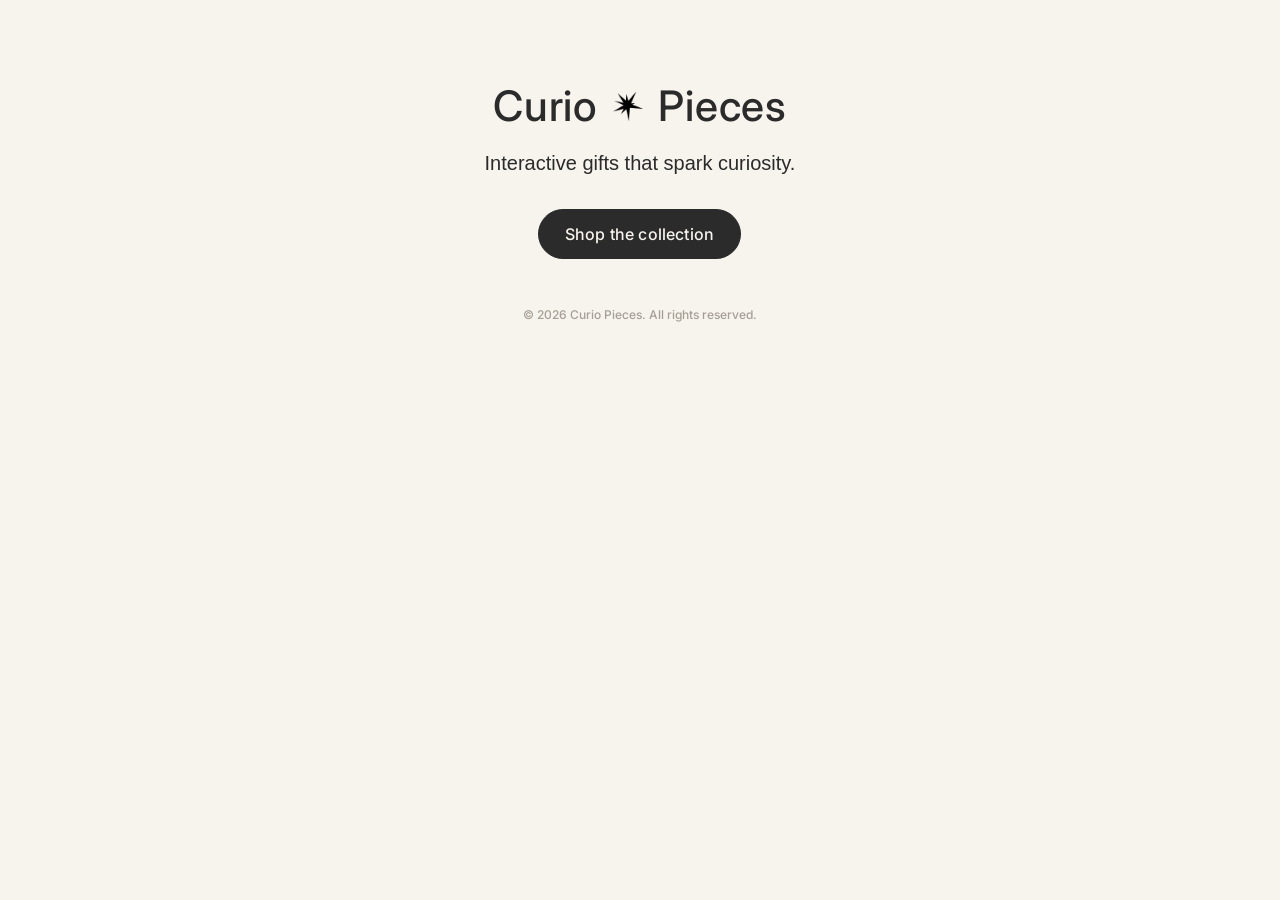
<file: index.html>
<!DOCTYPE html>
<html>
<head>
  <meta charset="UTF-8">
  <meta name="viewport" content="width=device-width, initial-scale=1">
  <title>Curio Pieces</title>

  <link rel="preconnect" href="https://fonts.googleapis.com">
  <link rel="preconnect" href="https://fonts.gstatic.com" crossorigin>
  <link href="https://fonts.googleapis.com/css2?family=Inter:wght@500&display=swap" rel="stylesheet">

  <style>
    body {
      margin: 0;
      padding: 0;
      background: #f7f3ed;
      color: #2b2b2b;
      font-family: -apple-system, BlinkMacSystemFont, "Segoe UI", Roboto, Helvetica, Arial, sans-serif;
    }

    .container {
      max-width: 700px;
      margin: 0 auto;
      padding: 80px 24px;
      text-align: center;
    }

    .brand {
      display: flex;
      justify-content: center;
      align-items: center;
      gap: 12px;
      font-family: "Inter", sans-serif;
      font-weight: 500;
      font-size: 42px;
      letter-spacing: 0.02em;
      margin-bottom: 16px;
    }

    .brand img {
      width: 36px;
      height: auto;
      display: block;
    }

    p {
      font-size: 20px;
      line-height: 1.6;
      margin: 0 auto 18px;
      max-width: 560px;
    }

    .shop-button {
      display: inline-block;
      margin-top: 12px;
      padding: 14px 26px;
      background: #2b2b2b;
      color: #f7f3ed;
      font-family: "Inter", sans-serif;
      font-weight: 500;
      font-size: 16px;
      letter-spacing: 0.01em;
      text-decoration: none;
      border: 1px solid #2b2b2b;
      border-radius: 999px;
      transition: transform 0.18s ease, box-shadow 0.18s ease, opacity 0.18s ease;
      will-change: transform;
    }

    .shop-button:hover {
      transform: translateY(-1px);
      box-shadow: 0 6px 18px rgba(43, 43, 43, 0.12);
      opacity: 0.96;
      border-bottom: 1px solid #2b2b2b;
    }

    .shop-button:focus-visible {
      outline: 2px solid #6a6258;
      outline-offset: 3px;
    }

    .copyright {
      margin-top: 48px;
      font-size: 12px;
      color: #a59f96;
      font-family: "Inter", sans-serif;
      font-weight: 500;
    }

    a {
      color: inherit;
      text-decoration: none;
      border-bottom: 1px solid #b8aea1;
      padding-bottom: 2px;
    }

    a:hover {
      border-bottom-color: #2b2b2b;
    }

    @media (max-width: 600px) {
      .container {
        padding: 56px 20px;
      }

      .brand {
        font-size: 34px;
        gap: 10px;
      }

      .brand img {
        width: 28px;
      }

      p {
        font-size: 18px;
      }

      .shop-button {
        font-size: 15px;
        padding: 13px 22px;
      }
    }
  </style>
</head>

<body>
  <div class="container">

    <div class="brand">
      <span>Curio</span>
      <img src="/assets/logo.png" alt="Curio Pieces spark logo">
      <span>Pieces</span>
    </div>

    <p> Interactive gifts that spark curiosity. </p>

    <a
      href="https://www.etsy.com/shop/CurioPiecesCo"
      class="shop-button"
      target="_blank"
      rel="noopener noreferrer"
    >
      Shop the collection
    </a>

    <div class="copyright">
      © 2026 Curio Pieces. All rights reserved.
    </div>

  </div>
</body>
</html>
</file>
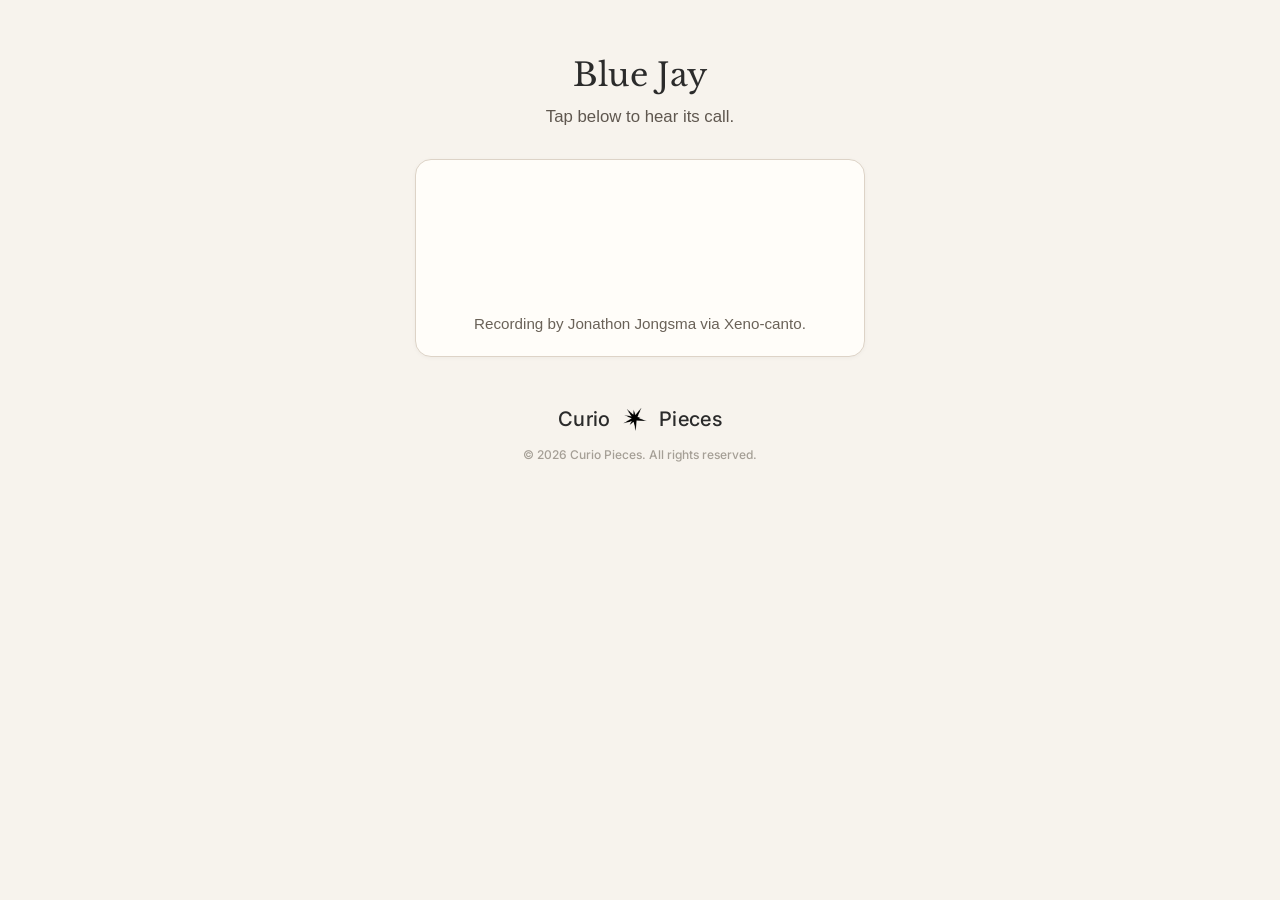
<file: bluejay/index.html>
<!DOCTYPE html>
<html lang="en">
<head>
  <meta charset="UTF-8" />
  <meta name="viewport" content="width=device-width, initial-scale=1" />
  <title>Blue Jay | Curio Pieces</title>

  <link rel="preconnect" href="https://fonts.googleapis.com">
  <link rel="preconnect" href="https://fonts.gstatic.com" crossorigin>
  <link href="https://fonts.googleapis.com/css2?family=Inter:wght@500&family=Libre+Baskerville:wght@400&display=swap" rel="stylesheet">

  <style>
    body {
      margin: 0;
      padding: 0;
      background: #f7f3ed;
      color: #2b2b2b;
      font-family: -apple-system, BlinkMacSystemFont, "Segoe UI", Roboto, Helvetica, Arial, sans-serif;
    }

    .container {
      max-width: 720px;
      margin: 0 auto;
      padding: 56px 20px 64px;
      text-align: center;
    }

    h1 {
      margin: 0 0 10px;
      font-family: "Libre Baskerville", Georgia, serif;
      font-size: 2rem;
      line-height: 1.2;
      font-weight: 400;
      letter-spacing: 0.01em;
    }

    .subtitle {
      margin: 0 auto 28px;
      max-width: 34rem;
      font-size: 1.05rem;
      line-height: 1.6;
      color: #5f574f;
    }

    .player-card {
      margin: 0 auto 24px;
      max-width: 420px;
      background: #fffdf9;
      border: 1px solid #ddd3c7;
      border-radius: 16px;
      padding: 20px 14px;
      box-shadow: 0 1px 4px rgba(0, 0, 0, 0.04);
    }

    .player-wrap {
      width: 100%;
      overflow: hidden;
      border-radius: 10px;
    }

    .player-wrap iframe {
      width: 100%;
      max-width: 340px;
      height: 115px;
      border: 0;
      display: block;
      margin: 0 auto;
    }

    .credit {
      margin-top: 18px;
      font-size: 0.95rem;
      line-height: 1.5;
      color: #6a6258;
    }

    .credit a {
      color: inherit;
      text-decoration: none;
      border-bottom: 1px solid #b8aea1;
      padding-bottom: 1px;
    }

    .credit a:hover {
      border-bottom-color: #2b2b2b;
    }

    .footer {
      margin-top: 40px;
      display: flex;
      justify-content: center;
    }

.footer {
  margin-top: 48px;
  display: flex;
  flex-direction: column;
  align-items: center;
  gap: 14px;
}

.brand {
  display: flex;
  align-items: center;
  gap: 10px;
  font-family: "Inter", sans-serif;
  font-weight: 500;
  font-size: 20px;
  letter-spacing: 0.02em;
}

.brand img {
  width: 28px;
  height: auto;
  display: block;
}

.copyright {
  font-size: 12px;
  color: #a59f96;
  font-family: "Inter", sans-serif;
  font-weight: 500;
}
    @media (max-width: 600px) {
      .container {
        padding: 44px 16px 52px;
      }

      h1 {
        font-size: 1.7rem;
      }

      .subtitle {
        font-size: 1rem;
        margin-bottom: 22px;
      }

      .player-card {
        padding: 16px 10px;
      }

      .player-wrap iframe {
        height: 115px;
      }

      .footer img {
        width: 180px;
      }
      .brand {
      font-size: 18px;
      }

      .brand img {
      width: 24px;
      }

      .copyright {
      font-size: 11px;
      }
    }
  </style>
</head>

<body>
  <main class="container">
    <h1>Blue Jay</h1>
    <p class="subtitle">Tap below to hear its call.</p>

    <section class="player-card">
      <div class="player-wrap">
        <iframe
          src="https://xeno-canto.org/109601/embed?simple=1"
          scrolling="no"
          frameborder="0"
          width="340"
          height="115"
          title="Blue Jay recording">
        </iframe>
      </div>

      <div class="credit">
        Recording by Jonathon Jongsma via Xeno-canto.
      </div>
    </section>

<div class="footer">
  <div class="brand">
    <span>Curio</span>
    <img src="/assets/logo.png" alt="spark logo">
    <span>Pieces</span>
  </div>

  <div class="copyright">
    © 2026 Curio Pieces. All rights reserved.
  </div>
</div>
  </main>
</body>
</html>
</file>
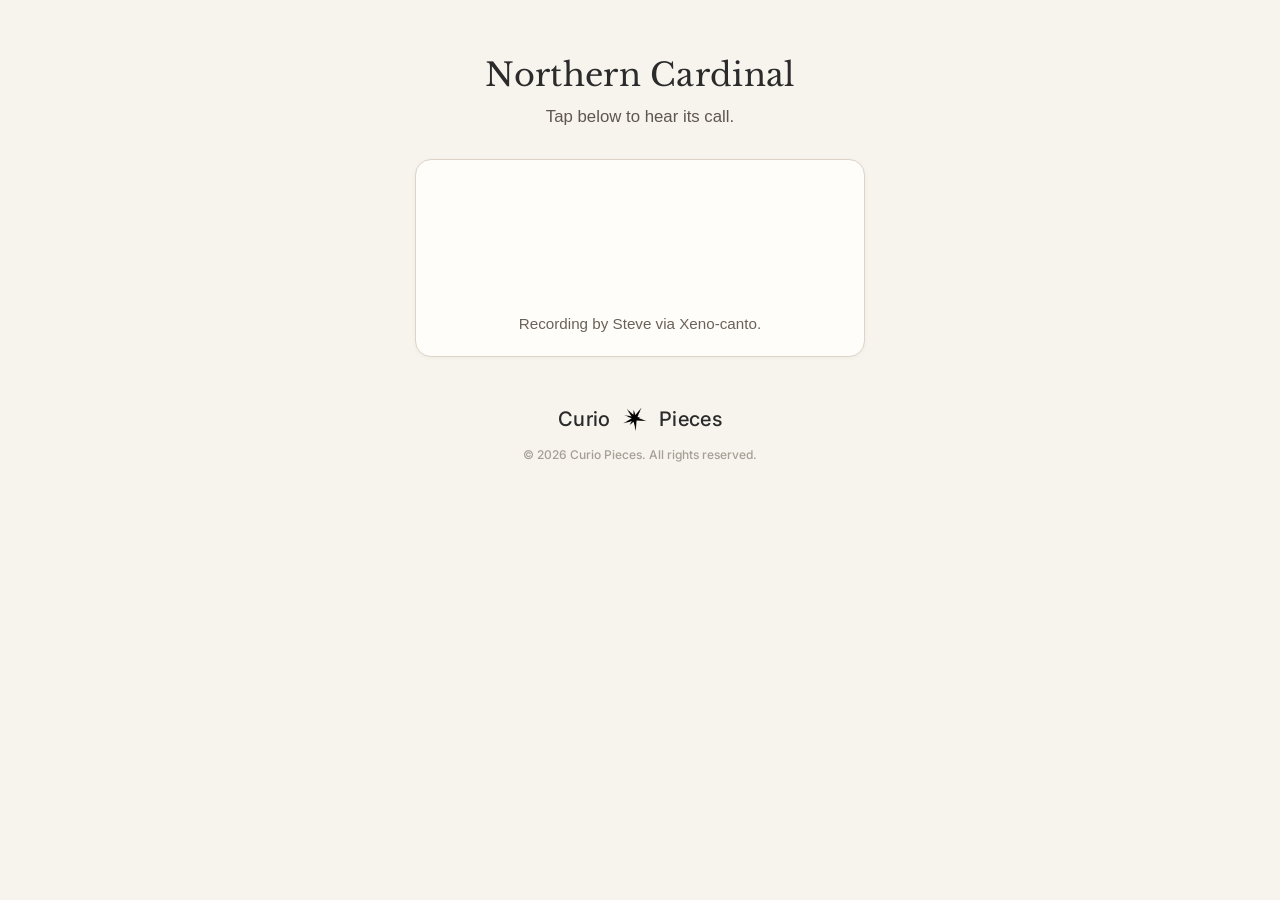
<file: cardinal/index.html>
<!DOCTYPE html>
<html lang="en">
<head>
  <meta charset="UTF-8" />
  <meta name="viewport" content="width=device-width, initial-scale=1" />
  <title>Northern Cardinal | Curio Pieces</title>

  <link rel="preconnect" href="https://fonts.googleapis.com">
  <link rel="preconnect" href="https://fonts.gstatic.com" crossorigin>
  <link href="https://fonts.googleapis.com/css2?family=Inter:wght@500&family=Libre+Baskerville:wght@400&display=swap" rel="stylesheet">

  <style>
    body {
      margin: 0;
      padding: 0;
      background: #f7f3ed;
      color: #2b2b2b;
      font-family: -apple-system, BlinkMacSystemFont, "Segoe UI", Roboto, Helvetica, Arial, sans-serif;
    }

    .container {
      max-width: 720px;
      margin: 0 auto;
      padding: 56px 20px 64px;
      text-align: center;
    }

    h1 {
      margin: 0 0 10px;
      font-family: "Libre Baskerville", Georgia, serif;
      font-size: 2rem;
      line-height: 1.2;
      font-weight: 400;
      letter-spacing: 0.01em;
    }

    .subtitle {
      margin: 0 auto 28px;
      max-width: 34rem;
      font-size: 1.05rem;
      line-height: 1.6;
      color: #5f574f;
    }

    .player-card {
      margin: 0 auto 24px;
      max-width: 420px;
      background: #fffdf9;
      border: 1px solid #ddd3c7;
      border-radius: 16px;
      padding: 20px 14px;
      box-shadow: 0 1px 4px rgba(0, 0, 0, 0.04);
    }

    .player-wrap {
      width: 100%;
      overflow: hidden;
      border-radius: 10px;
    }

    .player-wrap iframe {
      width: 100%;
      max-width: 340px;
      height: 115px;
      border: 0;
      display: block;
      margin: 0 auto;
    }

    .credit {
      margin-top: 18px;
      font-size: 0.95rem;
      line-height: 1.5;
      color: #6a6258;
    }

    .credit a {
      color: inherit;
      text-decoration: none;
      border-bottom: 1px solid #b8aea1;
      padding-bottom: 1px;
    }

    .credit a:hover {
      border-bottom-color: #2b2b2b;
    }

    .footer {
      margin-top: 48px;
      display: flex;
      flex-direction: column;
      align-items: center;
      gap: 14px;
    }

    .brand {
      display: flex;
      align-items: center;
      gap: 10px;
      font-family: "Inter", sans-serif;
      font-weight: 500;
      font-size: 20px;
      letter-spacing: 0.02em;
    }

    .brand img {
      width: 28px;
      height: auto;
      display: block;
    }

    .copyright {
      font-size: 12px;
      color: #a59f96;
      font-family: "Inter", sans-serif;
      font-weight: 500;
    }

    @media (max-width: 600px) {
      .container {
        padding: 44px 16px 52px;
      }

      h1 {
        font-size: 1.7rem;
      }

      .subtitle {
        font-size: 1rem;
        margin-bottom: 22px;
      }

      .player-card {
        padding: 16px 10px;
      }

      .player-wrap iframe {
        height: 115px;
      }

      .brand {
        font-size: 18px;
      }

      .brand img {
        width: 24px;
      }

      .copyright {
        font-size: 11px;
      }
    }
  </style>
</head>

<body>
  <main class="container">
    <h1>Northern Cardinal</h1>
    <p class="subtitle">Tap below to hear its call.</p>

    <section class="player-card">
      <div class="player-wrap">
        <iframe
          src="https://xeno-canto.org/797998/embed?simple=1"
          scrolling="no"
          frameborder="0"
          width="340"
          height="115"
          title="Northern Cardinal recording">
        </iframe>
      </div>

      <div class="credit">
        Recording by Steve via Xeno-canto.
      </div>
    </section>

    <div class="footer">
      <div class="brand">
        <span>Curio</span>
        <img src="/assets/logo.png" alt="Curio Pieces spark logo">
        <span>Pieces</span>
      </div>

      <div class="copyright">
        © 2026 Curio Pieces. All rights reserved.
      </div>
    </div>
  </main>
</body>
</html>
</file>
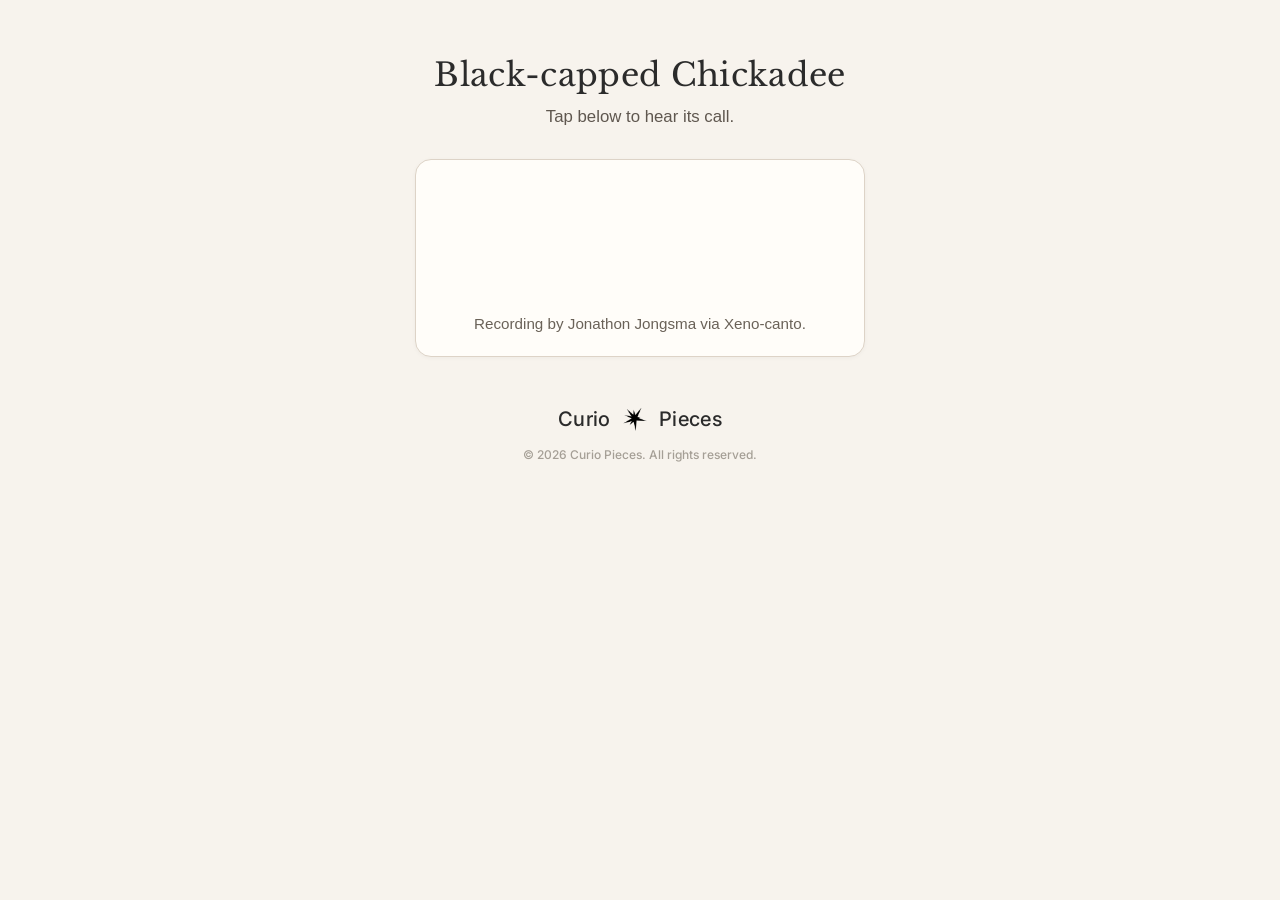
<file: chickadee/index.html>
<!DOCTYPE html>
<html lang="en">
<head>
  <meta charset="UTF-8" />
  <meta name="viewport" content="width=device-width, initial-scale=1" />
  <title>Black-capped Chickadee | Curio Pieces</title>

  <link rel="preconnect" href="https://fonts.googleapis.com">
  <link rel="preconnect" href="https://fonts.gstatic.com" crossorigin>
  <link href="https://fonts.googleapis.com/css2?family=Inter:wght@500&family=Libre+Baskerville:wght@400&display=swap" rel="stylesheet">

  <style>
    body {
      margin: 0;
      padding: 0;
      background: #f7f3ed;
      color: #2b2b2b;
      font-family: -apple-system, BlinkMacSystemFont, "Segoe UI", Roboto, Helvetica, Arial, sans-serif;
    }

    .container {
      max-width: 720px;
      margin: 0 auto;
      padding: 56px 20px 64px;
      text-align: center;
    }

    h1 {
      margin: 0 0 10px;
      font-family: "Libre Baskerville", Georgia, serif;
      font-size: 2rem;
      line-height: 1.2;
      font-weight: 400;
      letter-spacing: 0.01em;
    }

    .subtitle {
      margin: 0 auto 28px;
      max-width: 34rem;
      font-size: 1.05rem;
      line-height: 1.6;
      color: #5f574f;
    }

    .player-card {
      margin: 0 auto 24px;
      max-width: 420px;
      background: #fffdf9;
      border: 1px solid #ddd3c7;
      border-radius: 16px;
      padding: 20px 14px;
      box-shadow: 0 1px 4px rgba(0, 0, 0, 0.04);
    }

    .player-wrap {
      width: 100%;
      overflow: hidden;
      border-radius: 10px;
    }

    .player-wrap iframe {
      width: 100%;
      max-width: 340px;
      height: 115px;
      border: 0;
      display: block;
      margin: 0 auto;
    }

    .credit {
      margin-top: 18px;
      font-size: 0.95rem;
      line-height: 1.5;
      color: #6a6258;
    }

    .credit a {
      color: inherit;
      text-decoration: none;
      border-bottom: 1px solid #b8aea1;
      padding-bottom: 1px;
    }

    .credit a:hover {
      border-bottom-color: #2b2b2b;
    }

    .footer {
      margin-top: 48px;
      display: flex;
      flex-direction: column;
      align-items: center;
      gap: 14px;
    }

    .brand {
      display: flex;
      align-items: center;
      gap: 10px;
      font-family: "Inter", sans-serif;
      font-weight: 500;
      font-size: 20px;
      letter-spacing: 0.02em;
    }

    .brand img {
      width: 28px;
      height: auto;
      display: block;
    }

    .copyright {
      font-size: 12px;
      color: #a59f96;
      font-family: "Inter", sans-serif;
      font-weight: 500;
    }

    @media (max-width: 600px) {
      .container {
        padding: 44px 16px 52px;
      }

      h1 {
        font-size: 1.7rem;
      }

      .subtitle {
        font-size: 1rem;
        margin-bottom: 22px;
      }

      .player-card {
        padding: 16px 10px;
      }

      .player-wrap iframe {
        height: 115px;
      }

      .brand {
        font-size: 18px;
      }

      .brand img {
        width: 24px;
      }

      .copyright {
        font-size: 11px;
      }
    }
  </style>
</head>
<body>
  <main class="container">
    <h1>Black-capped Chickadee</h1>
    <p class="subtitle">Tap below to hear its call.</p>

    <section class="player-card">
      <div class="player-wrap">
        <iframe
          src="https://xeno-canto.org/70185/embed?simple=1"
          scrolling="no"
          frameborder="0"
          width="340"
          height="115"
          title="Black-capped Chickadee recording">
        </iframe>
      </div>

      <div class="credit">
        Recording by Jonathon Jongsma via Xeno-canto.
      </div>
    </section>

    <div class="footer">
      <div class="brand">
        <span>Curio</span>
        <img src="/assets/logo.png" alt="Curio Pieces spark logo">
        <span>Pieces</span>
      </div>

      <div class="copyright">
        © 2026 Curio Pieces. All rights reserved.
      </div>
    </div>
  </main>
</body>
</html>
</file>
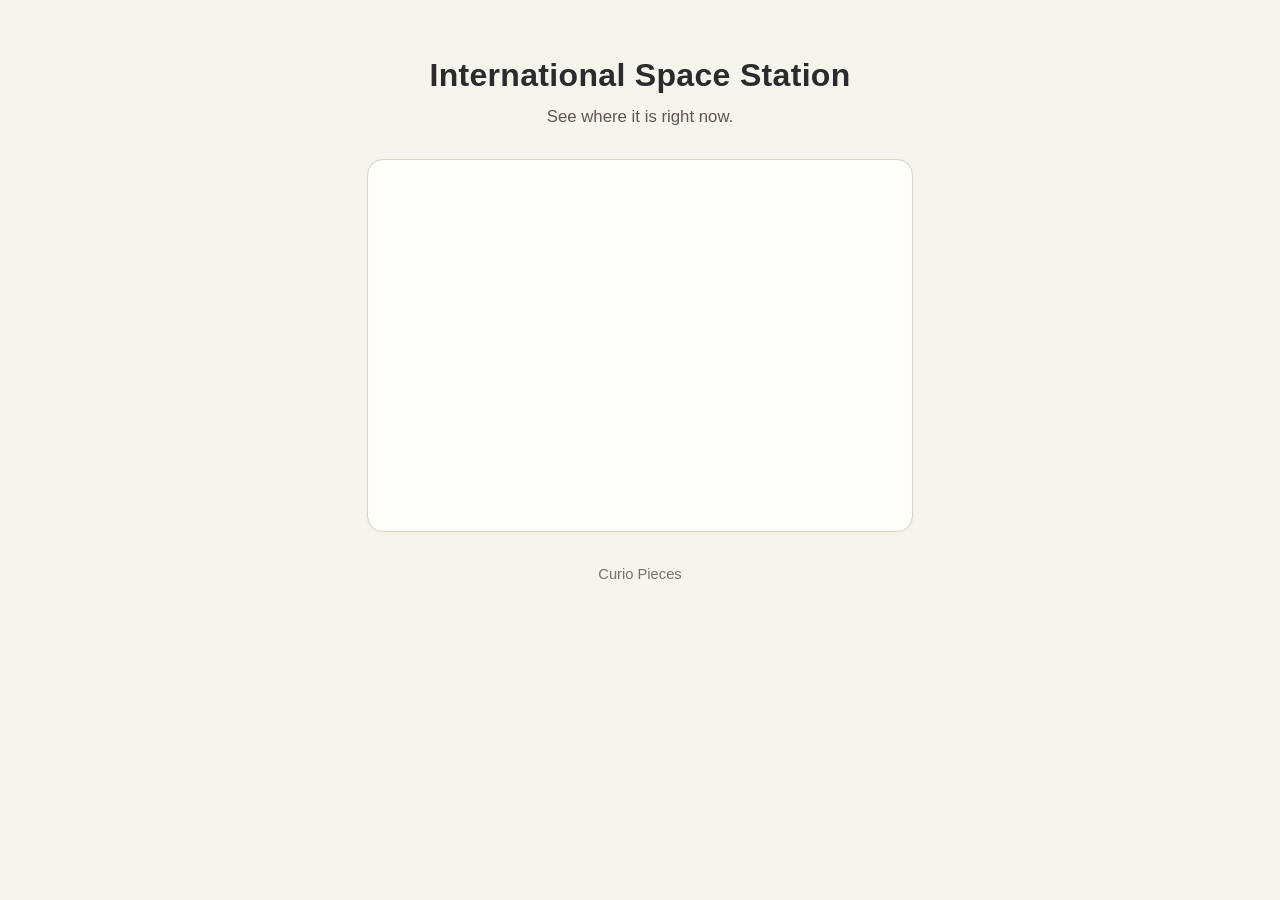
<file: ISS/index.html>
<!DOCTYPE html>
<html lang="en">
<head>
  <meta charset="UTF-8" />
  <meta name="viewport" content="width=device-width, initial-scale=1" />
  <title>International Space Station | Curio Pieces</title>

  <style>
    body {
      margin: 0;
      padding: 0;
      background: #f7f3ed;
      color: #2b2b2b;
      font-family: -apple-system, BlinkMacSystemFont, "Segoe UI", Roboto, Helvetica, Arial, sans-serif;
    }

    .container {
      max-width: 720px;
      margin: 0 auto;
      padding: 56px 20px 64px;
      text-align: center;
    }

    h1 {
      margin: 0 0 10px;
      font-size: 2rem;
      line-height: 1.2;
      font-weight: 600;
      letter-spacing: 0.01em;
    }

    .subtitle {
      margin: 0 auto 28px;
      max-width: 34rem;
      font-size: 1.05rem;
      line-height: 1.6;
      color: #5f574f;
    }

    .map-card {
      margin: 0 auto 24px;
      max-width: 520px;
      background: #fffdf9;
      border: 1px solid #ddd3c7;
      border-radius: 16px;
      padding: 12px;
      box-shadow: 0 1px 4px rgba(0, 0, 0, 0.04);
    }

    .map-wrap {
      width: 100%;
      overflow: hidden;
      border-radius: 12px;
      aspect-ratio: 3 / 2;
    }

    .map-wrap iframe {
      width: 100%;
      height: 100%;
      border: 0;
    }

    .footer {
      margin-top: 34px;
      font-size: 0.92rem;
      color: #7a7267;
    }

    @media (max-width: 600px) {
      .container {
        padding: 44px 16px 52px;
      }

      h1 {
        font-size: 1.7rem;
      }

      .subtitle {
        font-size: 1rem;
        margin-bottom: 22px;
      }

      .map-card {
        padding: 10px;
      }
    }
  </style>
</head>

<body>
  <main class="container">
    <h1>International Space Station</h1>
    <p class="subtitle">See where it is right now.</p>

    <section class="map-card">
      <div class="map-wrap">
        <iframe
          src="https://isstracker.pl/en/widget/map?&disableInfoBox=1&lang=en&z=4&mapType=satellite&units=metric&preloader=1&showSatTooltip=0&dayNightLayer=1&showFutureOrbit=1&coverageColor=FFFFFF"
          title="ISS Tracker">
        </iframe>
      </div>
    </section>

    <div class="footer">
      Curio Pieces
    </div>
  </main>
</body>
</html>
</file>
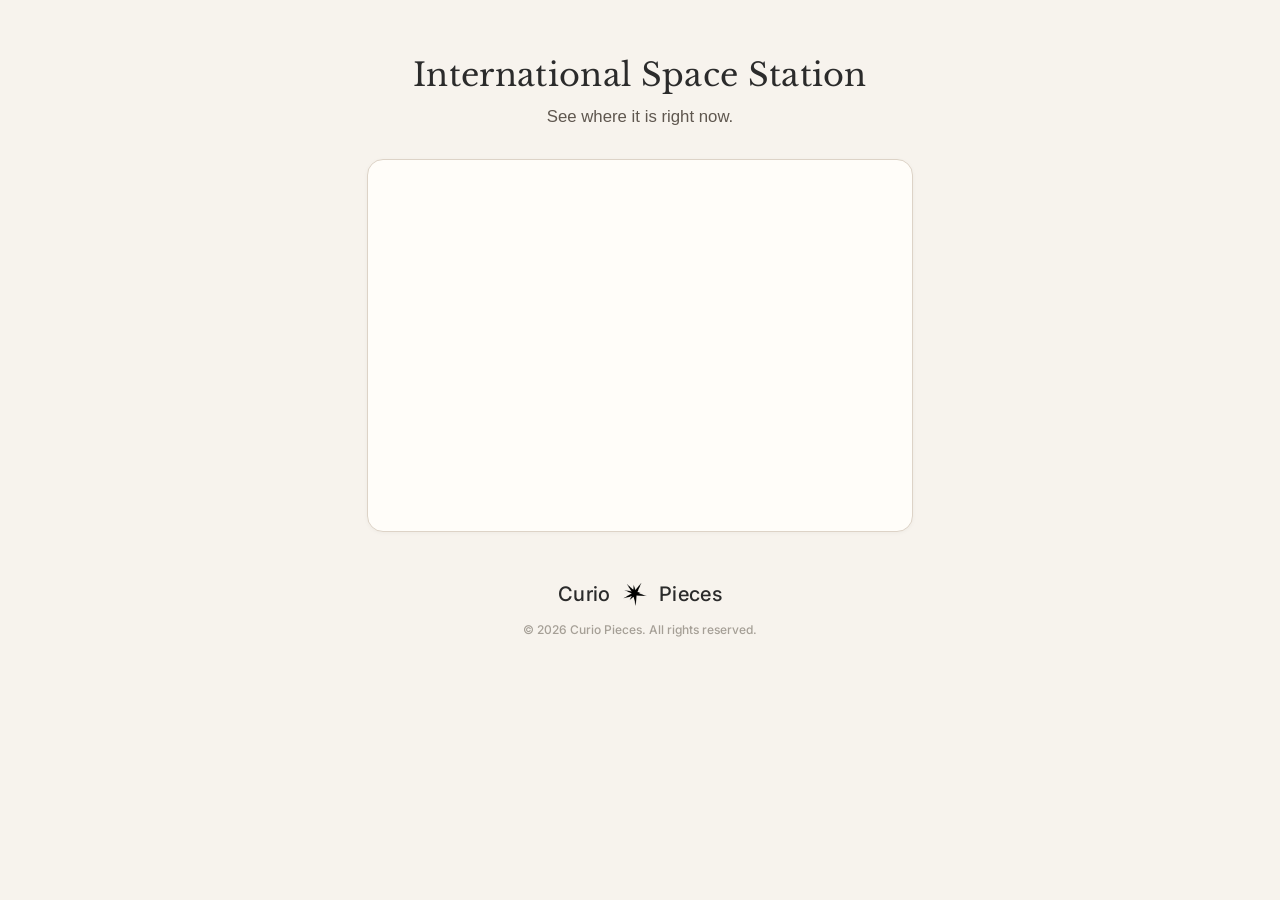
<file: iss/index.html>
<!DOCTYPE html>
<html lang="en">
<head>
  <meta charset="UTF-8" />
  <meta name="viewport" content="width=device-width, initial-scale=1" />
  <title>International Space Station | Curio Pieces</title>

  <link rel="preconnect" href="https://fonts.googleapis.com">
  <link rel="preconnect" href="https://fonts.gstatic.com" crossorigin>
  <link href="https://fonts.googleapis.com/css2?family=Inter:wght@500&family=Libre+Baskerville:wght@400&display=swap" rel="stylesheet">

  <style>
    body {
      margin: 0;
      padding: 0;
      background: #f7f3ed;
      color: #2b2b2b;
      font-family: -apple-system, BlinkMacSystemFont, "Segoe UI", Roboto, Helvetica, Arial, sans-serif;
    }

    .container {
      max-width: 720px;
      margin: 0 auto;
      padding: 56px 20px 64px;
      text-align: center;
    }

    h1 {
      margin: 0 0 10px;
      font-family: "Libre Baskerville", Georgia, serif;
      font-size: 2rem;
      line-height: 1.2;
      font-weight: 400;
      letter-spacing: 0.01em;
    }

    .subtitle {
      margin: 0 auto 28px;
      max-width: 34rem;
      font-size: 1.05rem;
      line-height: 1.6;
      color: #5f574f;
    }

    .map-card {
      margin: 0 auto 24px;
      max-width: 520px;
      background: #fffdf9;
      border: 1px solid #ddd3c7;
      border-radius: 16px;
      padding: 12px;
      box-shadow: 0 1px 4px rgba(0, 0, 0, 0.04);
    }

    .map-wrap {
      width: 100%;
      overflow: hidden;
      border-radius: 12px;
      aspect-ratio: 3 / 2;
    }

    .map-wrap iframe {
      width: 100%;
      height: 100%;
      border: 0;
      display: block;
    }

    .footer {
      margin-top: 48px;
      display: flex;
      flex-direction: column;
      align-items: center;
      gap: 14px;
    }

    .brand {
      display: flex;
      align-items: center;
      gap: 10px;
      font-family: "Inter", sans-serif;
      font-weight: 500;
      font-size: 20px;
      letter-spacing: 0.02em;
    }

    .brand img {
      width: 28px;
      height: auto;
      display: block;
    }

    .copyright {
      font-size: 12px;
      color: #a59f96;
      font-family: "Inter", sans-serif;
      font-weight: 500;
    }

    @media (max-width: 600px) {
      .container {
        padding: 44px 16px 52px;
      }

      h1 {
        font-size: 1.7rem;
      }

      .subtitle {
        font-size: 1rem;
        margin-bottom: 22px;
      }

      .map-card {
        padding: 10px;
      }

      .brand {
        font-size: 18px;
      }

      .brand img {
        width: 24px;
      }

      .copyright {
        font-size: 11px;
      }
    }
  </style>
</head>

<body>
  <main class="container">
    <h1>International Space Station</h1>
    <p class="subtitle">See where it is right now.</p>

    <section class="map-card">
      <div class="map-wrap">
        <iframe
          src="https://isstracker.pl/en/widget/map?&disableInfoBox=1&lang=en&z=4&mapType=satellite&units=metric&preloader=1&showSatTooltip=0&dayNightLayer=1&showFutureOrbit=1&coverageColor=FFFFFF"
          title="ISS Tracker">
        </iframe>
      </div>
    </section>

    <div class="footer">
      <div class="brand">
        <span>Curio</span>
        <img src="/assets/logo.png" alt="Curio Pieces spark logo">
        <span>Pieces</span>
      </div>

      <div class="copyright">
        © 2026 Curio Pieces. All rights reserved.
      </div>
    </div>
  </main>
</body>
</html>
</file>
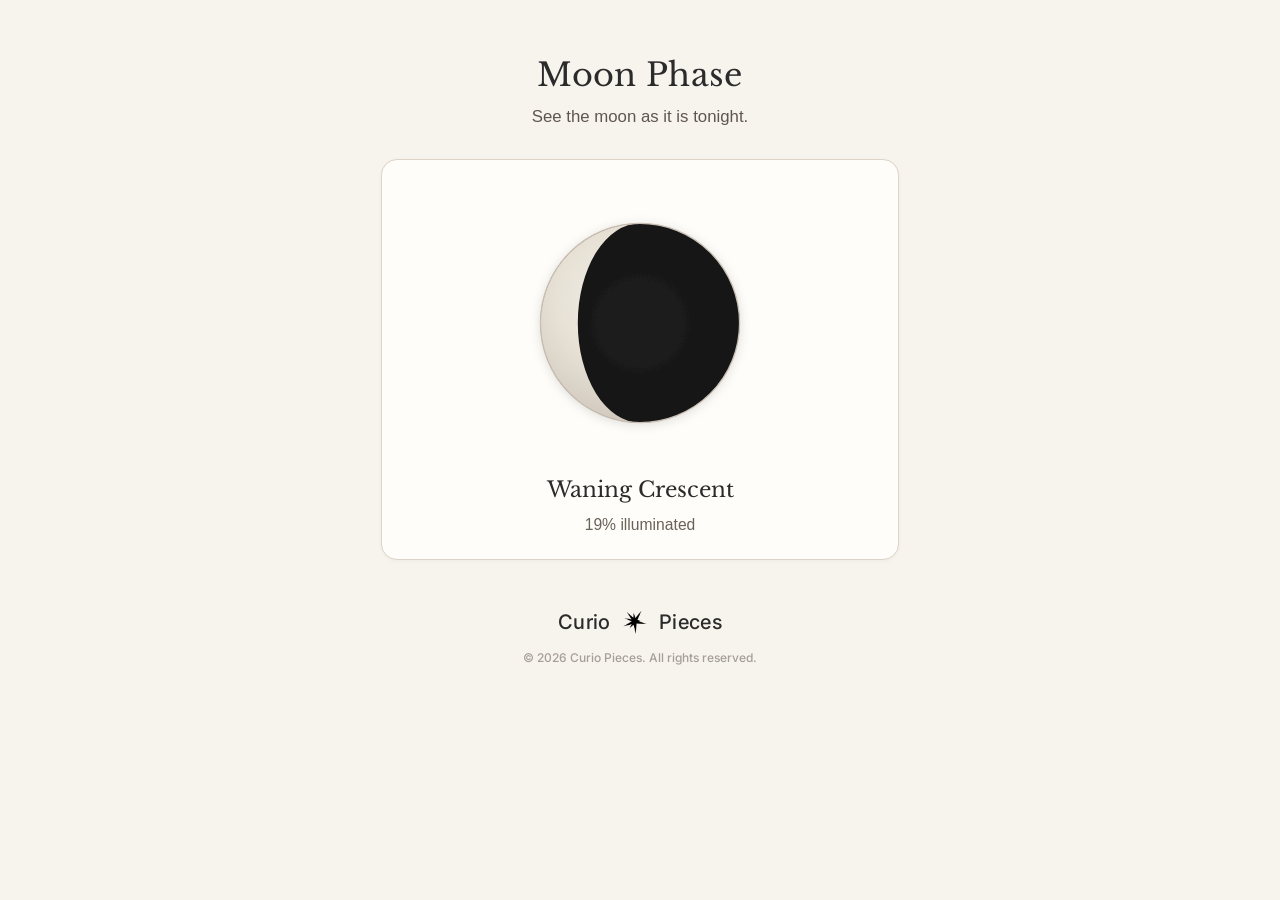
<file: moon/index.html>
<!DOCTYPE html>
<html lang="en">
<head>
  <meta charset="UTF-8" />
  <meta name="viewport" content="width=device-width, initial-scale=1" />
  <title>Moon Phase | Curio Pieces</title>

  <link rel="preconnect" href="https://fonts.googleapis.com">
  <link rel="preconnect" href="https://fonts.gstatic.com" crossorigin>
  <link href="https://fonts.googleapis.com/css2?family=Inter:wght@500&family=Libre+Baskerville:wght@400&display=swap" rel="stylesheet">

  <style>
    body {
      margin: 0;
      padding: 0;
      background: #f7f3ed;
      color: #2b2b2b;
      font-family: -apple-system, BlinkMacSystemFont, "Segoe UI", Roboto, Helvetica, Arial, sans-serif;
    }

    .container {
      max-width: 720px;
      margin: 0 auto;
      padding: 56px 20px 64px;
      text-align: center;
    }

    h1 {
      margin: 0 0 10px;
      font-family: "Libre Baskerville", Georgia, serif;
      font-size: 2rem;
      line-height: 1.2;
      font-weight: 400;
      letter-spacing: 0.01em;
    }

    .subtitle {
      margin: 0 auto 28px;
      max-width: 34rem;
      font-size: 1.05rem;
      line-height: 1.6;
      color: #5f574f;
    }

    .module-card {
      margin: 0 auto 24px;
      max-width: 480px;
      background: #fffdf9;
      border: 1px solid #ddd3c7;
      border-radius: 16px;
      padding: 28px 18px 22px;
      box-shadow: 0 1px 4px rgba(0, 0, 0, 0.04);
    }

    .moon-visual {
      display: flex;
      justify-content: center;
      margin-bottom: 18px;
      min-height: 250px;
    }

    .moon-svg {
      width: 270px;
      max-width: 78vw;
      height: auto;
      display: block;
    }

    .phase-name {
      font-family: "Libre Baskerville", Georgia, serif;
      font-size: 1.35rem;
      line-height: 1.3;
      margin: 0 0 8px;
      color: #2b2b2b;
    }

    .phase-detail {
      font-size: 0.98rem;
      line-height: 1.6;
      color: #6a6258;
      margin: 0;
    }

    .footer {
      margin-top: 48px;
      display: flex;
      flex-direction: column;
      align-items: center;
      gap: 14px;
    }

    .brand {
      display: flex;
      align-items: center;
      gap: 10px;
      font-family: "Inter", sans-serif;
      font-weight: 500;
      font-size: 20px;
      letter-spacing: 0.02em;
    }

    .brand img {
      width: 28px;
      height: auto;
      display: block;
    }

    .copyright {
      font-size: 12px;
      color: #a59f96;
      font-family: "Inter", sans-serif;
      font-weight: 500;
    }

    @media (max-width: 600px) {
      .container {
        padding: 44px 16px 52px;
      }

      h1 {
        font-size: 1.7rem;
      }

      .subtitle {
        font-size: 1rem;
        margin-bottom: 22px;
      }

      .module-card {
        max-width: 100%;
        padding: 24px 14px 18px;
      }

      .moon-svg {
        width: 230px;
      }

      .phase-name {
        font-size: 1.2rem;
      }

      .brand {
        font-size: 18px;
      }

      .brand img {
        width: 24px;
      }

      .copyright {
        font-size: 11px;
      }
    }
  </style>
</head>

<body>
  <main class="container">
    <h1>Moon Phase</h1>
    <p class="subtitle">See the moon as it is tonight.</p>

    <section class="module-card">
      <div class="moon-visual" id="moon-visual"></div>
      <p class="phase-name" id="phase-name">Loading moon phase…</p>
      <p class="phase-detail" id="phase-detail"></p>
    </section>

    <div class="footer">
      <div class="brand">
        <span>Curio</span>
        <img src="/assets/logo.png" alt="Curio Pieces spark logo">
        <span>Pieces</span>
      </div>

      <div class="copyright">
        © 2026 Curio Pieces. All rights reserved.
      </div>
    </div>
  </main>

  <script>
    document.addEventListener("DOMContentLoaded", function () {
      try {
        const visualEl = document.getElementById("moon-visual");
        const nameEl = document.getElementById("phase-name");
        const detailEl = document.getElementById("phase-detail");

        if (!visualEl || !nameEl || !detailEl) {
          throw new Error("Moon page elements not found.");
        }

        function getMoonData(date) {
          const synodicMonth = 29.530588853;
          const knownNewMoon = Date.UTC(2000, 0, 6, 18, 14, 0);

          const nowUTC = Date.UTC(
            date.getUTCFullYear(),
            date.getUTCMonth(),
            date.getUTCDate(),
            date.getUTCHours(),
            date.getUTCMinutes(),
            date.getUTCSeconds()
          );

          const daysSince = (nowUTC - knownNewMoon) / 86400000;
          const age = ((daysSince % synodicMonth) + synodicMonth) % synodicMonth;
          const illumination = 0.5 * (1 - Math.cos((2 * Math.PI * age) / synodicMonth));

          let phaseName = "";
          if (age < 1.84566) phaseName = "New Moon";
          else if (age < 5.53699) phaseName = "Waxing Crescent";
          else if (age < 9.22831) phaseName = "First Quarter";
          else if (age < 12.91963) phaseName = "Waxing Gibbous";
          else if (age < 16.61096) phaseName = "Full Moon";
          else if (age < 20.30228) phaseName = "Waning Gibbous";
          else if (age < 23.99361) phaseName = "Last Quarter";
          else if (age < 27.68493) phaseName = "Waning Crescent";
          else phaseName = "New Moon";

          const waxing = age < synodicMonth / 2;

          return {
            age: age,
            illumination: illumination,
            phaseName: phaseName,
            waxing: waxing
          };
        }

        function realisticMoonSVG(illumination, waxing) {
          const size = 320;
          const cx = size / 2;
          const cy = size / 2;
          const r = 118;
          const k = 2 * illumination - 1;
          const innerRx = Math.max(2, Math.abs(k) * r);
          const sweepOuter = waxing ? 1 : 0;
          const sweepInner = waxing ? 0 : 1;

          const litPath =
            "M " + cx + " " + (cy - r) +
            " A " + r + " " + r + " 0 0 " + sweepOuter + " " + cx + " " + (cy + r) +
            " A " + innerRx + " " + r + " 0 0 " + sweepInner + " " + cx + " " + (cy - r) +
            " Z";

          return `
            <svg class="moon-svg" viewBox="0 0 ${size} ${size}" xmlns="http://www.w3.org/2000/svg" role="img" aria-label="Current moon phase">
              <defs>
                <radialGradient id="moonBase" cx="42%" cy="38%" r="65%">
                  <stop offset="0%" stop-color="#f4f1ea"/>
                  <stop offset="55%" stop-color="#e6e0d4"/>
                  <stop offset="100%" stop-color="#cfc6ba"/>
                </radialGradient>

                <radialGradient id="shadowGrad" cx="50%" cy="50%" r="60%">
                  <stop offset="0%" stop-color="#1f1f1f"/>
                  <stop offset="100%" stop-color="#111111"/>
                </radialGradient>

                <filter id="moonShadow" x="-20%" y="-20%" width="140%" height="140%">
                  <feDropShadow dx="0" dy="2" stdDeviation="6" flood-color="#000000" flood-opacity="0.14"/>
                </filter>

                <clipPath id="moonClip">
                  <circle cx="${cx}" cy="${cy}" r="${r}" />
                </clipPath>

                <mask id="litMask">
                  <rect width="100%" height="100%" fill="black"/>
                  <path d="${litPath}" fill="white"/>
                </mask>
              </defs>

              <circle cx="${cx}" cy="${cy}" r="${r}" fill="url(#shadowGrad)" filter="url(#moonShadow)"/>

              <g mask="url(#litMask)">
                <circle cx="${cx}" cy="${cy}" r="${r}" fill="url(#moonBase)"/>

                <g clip-path="url(#moonClip)" opacity="0.22">
                  <ellipse cx="${cx - 30}" cy="${cy - 18}" rx="28" ry="18" fill="#9f9689"/>
                  <ellipse cx="${cx + 18}" cy="${cy - 38}" rx="22" ry="14" fill="#a79d90"/>
                  <ellipse cx="${cx + 34}" cy="${cy + 10}" rx="18" ry="12" fill="#a79d90"/>
                  <ellipse cx="${cx - 8}" cy="${cy + 34}" rx="26" ry="16" fill="#9f9689"/>
                  <ellipse cx="${cx - 44}" cy="${cy + 26}" rx="16" ry="10" fill="#aaa092"/>
                </g>

                <g clip-path="url(#moonClip)" opacity="0.35">
                  <circle cx="${cx - 52}" cy="${cy - 46}" r="8" fill="none" stroke="#b8aea1" stroke-width="2"/>
                  <circle cx="${cx + 40}" cy="${cy - 20}" r="10" fill="none" stroke="#b8aea1" stroke-width="2"/>
                  <circle cx="${cx - 18}" cy="${cy + 12}" r="6" fill="none" stroke="#b8aea1" stroke-width="1.5"/>
                  <circle cx="${cx + 2}" cy="${cy + 48}" r="7" fill="none" stroke="#b8aea1" stroke-width="1.8"/>
                  <circle cx="${cx - 36}" cy="${cy + 38}" r="5" fill="none" stroke="#b8aea1" stroke-width="1.4"/>
                  <circle cx="${cx + 52}" cy="${cy + 36}" r="6" fill="none" stroke="#b8aea1" stroke-width="1.5"/>
                </g>
              </g>

              <circle cx="${cx}" cy="${cy}" r="${r}" fill="none" stroke="#c8beb2" stroke-width="1.5"/>
            </svg>
          `;
        }

        const moon = getMoonData(new Date());
        const pct = Math.round(moon.illumination * 100);

        visualEl.innerHTML = realisticMoonSVG(moon.illumination, moon.waxing);
        nameEl.textContent = moon.phaseName;
        detailEl.textContent = pct + "% illuminated";
      } catch (err) {
        console.error(err);
        const nameEl = document.getElementById("phase-name");
        const detailEl = document.getElementById("phase-detail");
        if (nameEl) nameEl.textContent = "Moon phase unavailable";
        if (detailEl) detailEl.textContent = "Please refresh and try again.";
      }
    });
  </script>
</body>
</html>
</file>
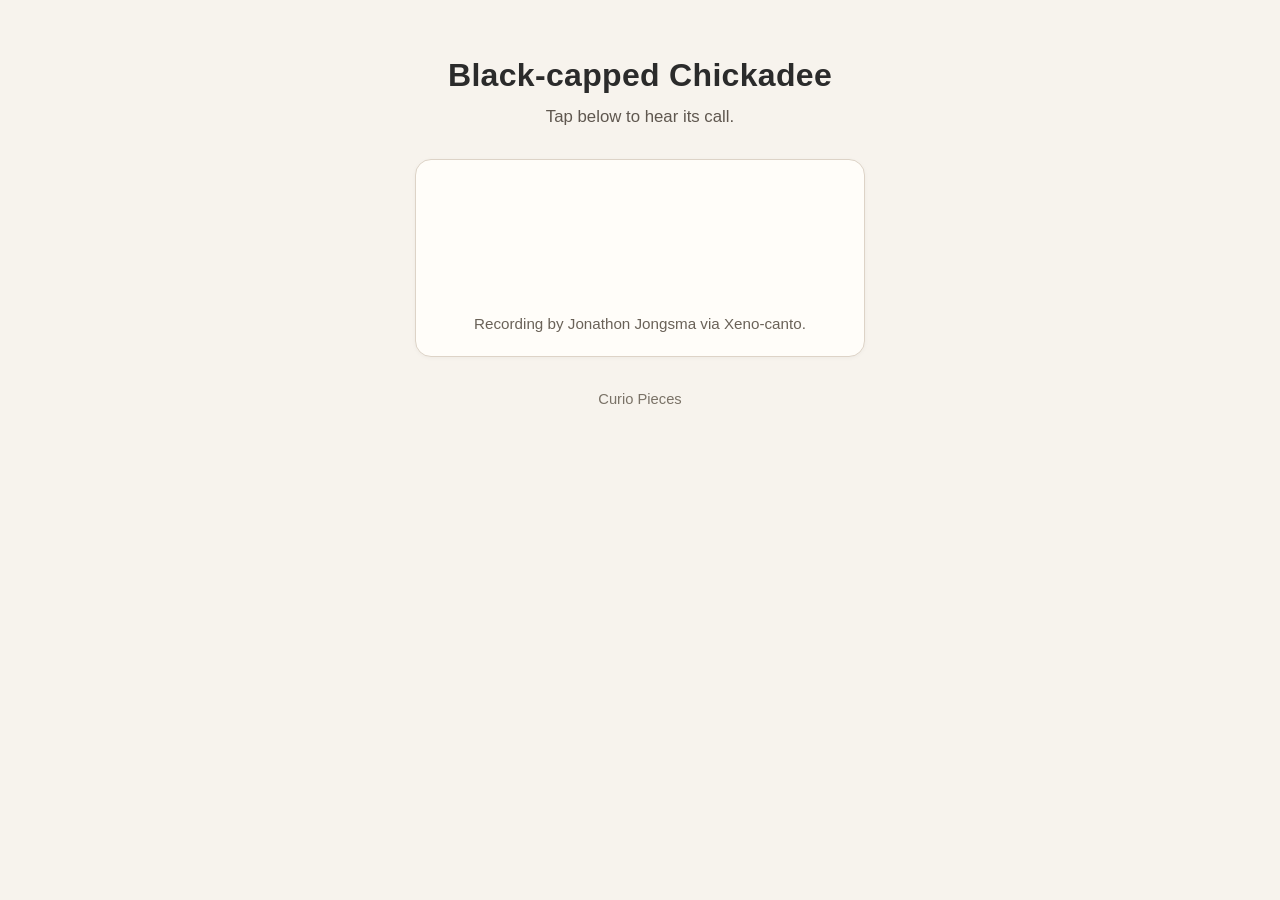
<file: chickadee.html>
<!DOCTYPE html>
<html lang="en">
<head>
  <meta charset="UTF-8" />
  <meta name="viewport" content="width=device-width, initial-scale=1" />
  <title>Black-capped Chickadee | Curio Pieces</title>
  <style>
    body {
      margin: 0;
      padding: 0;
      background: #f7f3ed;
      color: #2b2b2b;
      font-family: -apple-system, BlinkMacSystemFont, "Segoe UI", Roboto, Helvetica, Arial, sans-serif;
    }

    .container {
      max-width: 720px;
      margin: 0 auto;
      padding: 56px 20px 64px;
      text-align: center;
    }

    h1 {
      margin: 0 0 10px;
      font-size: 2rem;
      line-height: 1.2;
      font-weight: 600;
      letter-spacing: 0.01em;
    }

    .subtitle {
      margin: 0 auto 28px;
      max-width: 34rem;
      font-size: 1.05rem;
      line-height: 1.6;
      color: #5f574f;
    }

    .player-card {
      margin: 0 auto 24px;
      max-width: 420px;
      background: #fffdf9;
      border: 1px solid #ddd3c7;
      border-radius: 16px;
      padding: 20px 14px;
      box-shadow: 0 1px 4px rgba(0, 0, 0, 0.04);
    }

    .player-wrap {
      width: 100%;
      overflow: hidden;
      border-radius: 10px;
    }

    .player-wrap iframe {
      width: 100%;
      max-width: 340px;
      height: 115px;
      border: 0;
      display: block;
      margin: 0 auto;
    }

    .credit {
      margin-top: 18px;
      font-size: 0.95rem;
      line-height: 1.5;
      color: #6a6258;
    }

    .footer {
      margin-top: 34px;
      font-size: 0.92rem;
      color: #7a7267;
    }

    .credit a,
    .footer a {
      color: inherit;
      text-decoration: none;
      border-bottom: 1px solid #b8aea1;
      padding-bottom: 1px;
    }

    .credit a:hover,
    .footer a:hover {
      border-bottom-color: #2b2b2b;
    }

    @media (max-width: 600px) {
      .container {
        padding: 44px 16px 52px;
      }

      h1 {
        font-size: 1.7rem;
      }

      .subtitle {
        font-size: 1rem;
        margin-bottom: 22px;
      }

      .player-card {
        padding: 16px 10px;
      }

      .player-wrap iframe {
        height: 115px;
      }
    }
  </style>
</head>
<body>
  <main class="container">
    <h1>Black-capped Chickadee</h1>
    <p class="subtitle">Tap below to hear its call.</p>

    <section class="player-card">
      <div class="player-wrap">
        <iframe
          src="https://xeno-canto.org/70185/embed?simple=1"
          scrolling="no"
          frameborder="0"
          width="340"
          height="115"
          title="Black-capped Chickadee recording">
        </iframe>
      </div>

      <div class="credit">
        Recording by Jonathon Jongsma via Xeno-canto.
      </div>
    </section>

    <div class="footer">
      Curio Pieces
    </div>
  </main>
</body>
</html>
</file>
